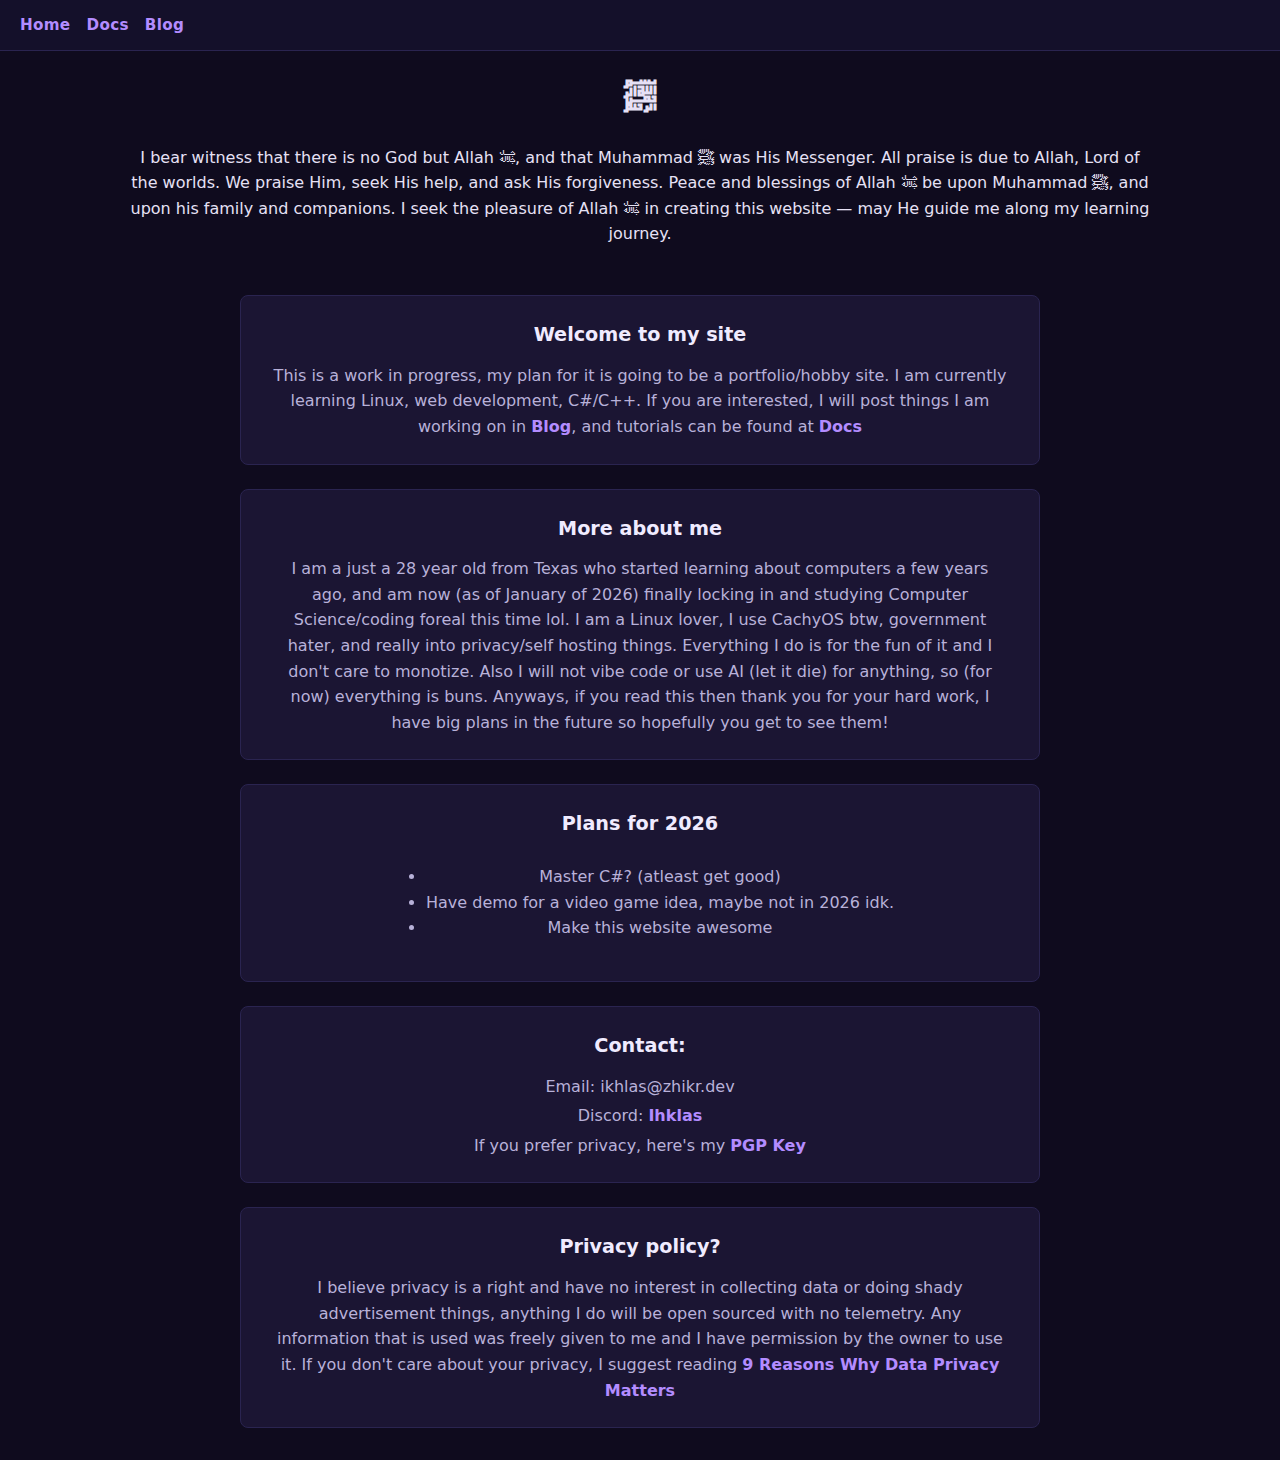
<file: index.html>
<!DOCTYPE html>
<!--Hi :)-->
<html>
<!--Test-->
<head>
<title>Ikhlas's website</title>
<link rel="stylesheet" href="./style.css">
<link rel="icon" href="/images/AllahuAkbar.ico" type="image/x-icon">
<meta name="viewport" content="width=device-width, initial-scale=1.0">

<meta name="twitter:card" content="summary_large_image"/>
<meta name="twitter:title" content="Ikhlas's Website" />
<meta name="twitter:description" content="A portfolio/hobby project" />
<meta name="twitter:image" content="https://zhikr.dev/images/AllahuAkbar.png" />

<meta property="og:type" content="website" />
<meta property="og:title" content="Ikhlas's Website" />
<meta property="og:description" content="Portfolio/hobby project" />
<meta property="og:image" content="https://zhikr.dev/images/AllahuAkbar.png" />
<meta property="og:url" content="https://zhikr.dev/"/>

<link rel="canonical" href="https://zhikr.dev/"/>
<meta name="description" content="This is a website I'm using to document my learning journey in coding/computer science, will ultimately serve as a portfolio/hobby project.">
</head>
<body>

<!--Navbar section-->
<div class="navbar">
    <div class="nav"><a href="/">Home</a></div>
    <div class="nav"><a href="/docs">Docs</a></div>
    <div class="nav"><a href="/blog">Blog</a></div>
</div>
<div class="center">
<div class="basmalla">
<h1>﷽</h1>
    <p>
        I bear witness that there is no God but Allah ﷻ, and that Muhammad ﷺ was His Messenger.
       All praise is due to Allah, Lord of the worlds. We praise Him, seek His help, and ask His forgiveness.
       Peace and blessings of Allah ﷻ be upon Muhammad ﷺ, and upon his family and companions.
       I seek the pleasure of Allah ﷻ in creating this website — may He guide me along my learning journey.
    </p>
    </div>
    </div>

    <!--Hero section-->
    <div class="hero">
        <div class="section">
            <h3 class="title">Welcome to my site</h3>
            <p class="text">
            This is a work in progress, my plan for it is going to be a portfolio/hobby site.
            I am currently learning Linux, web development, C#/C++.
            If you are interested, I will post things I am working on in <a href="/blog">Blog</a>, and tutorials can be found at <a href="/docs">Docs</a></p>
        </div>
        <div class="spacer"></div>

        <div class="section">
            <h3 class="title">More about me</h3>
            <p>
                I am a just a 28 year old from Texas who started learning about computers a few years ago, and am now (as of January of 2026) 
                finally locking in and studying Computer Science/coding foreal this time lol. I am a Linux lover, I use CachyOS btw, government hater, and
                really into privacy/self hosting things. Everything I do is for the fun of it and I don't care to monotize. Also I will not vibe code or use
                AI (let it die) for anything, so (for now) everything is buns. Anyways, if you read this then thank you for your hard work, I have big plans in the future so hopefully you get to see them!
            </p>
        </div>
        <div class="spacer"></div>

        <div class="section">
            <h3 class="title">Plans for 2026</h3>
            <ul>
                <li>Master C#? (atleast get good)</li>
                <li>Have demo for a video game idea, maybe not in 2026 idk.</li>
                <li>Make this website awesome</li>
            </ul>
        </div>
        <div class="spacer"></div>
        <div class="section">
            <h3 class="title">Contact:</h3>
            <p class="text">Email: ikhlas@zhikr.dev</p>
            <p>Discord: <a href="https://discord.com/users/1431639733707997204">Ihklas</a></p>
            <p>If you prefer privacy, here's my <a href="publickey.asc" download>PGP Key</a></p>
        </div>
        <div class="spacer"></div>
         <div class="section">
            <h3 class="title">Privacy policy?</h3>
            <p class="text">
                I believe privacy is a right and have no interest in collecting data or doing shady advertisement things,
                anything I do will be open sourced with no telemetry. Any information that is used was freely given to me
                and I have permission by the owner to use it. If you don't care about your privacy, I suggest reading 
                <a href="https://anonyome.com/resources/blog/9-reasons-why-data-privacy-matters/">9 Reasons Why Data Privacy Matters</a>
            </p>
        </div>
    </div>
    <!--Footer-->
</body>
</html>
</file>
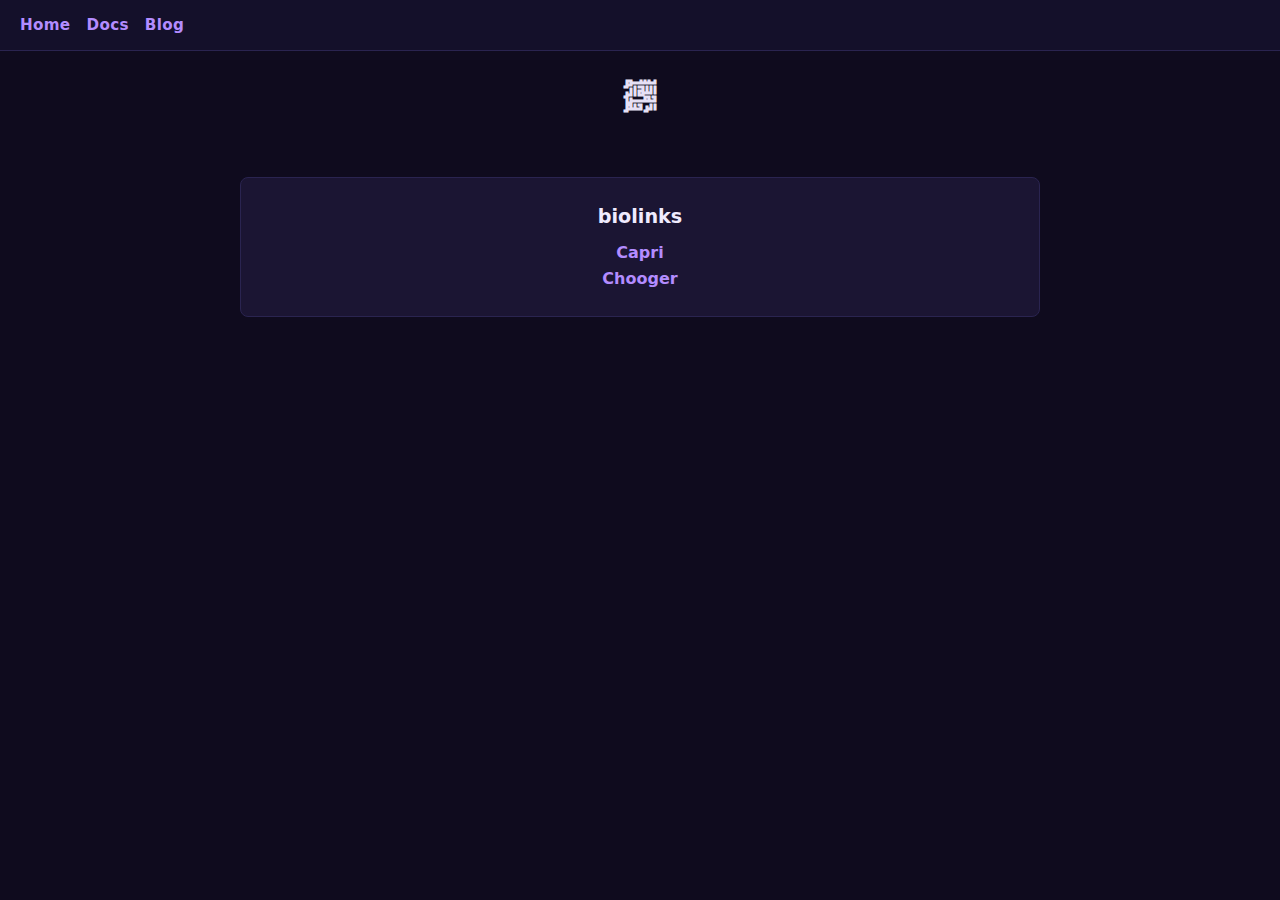
<file: biolinks/index.html>
<!DOCTYPE html>
<html>
<head>
<title>Ikhlas</title>
<link rel="stylesheet" href="./style.css">
<link></link>

<meta name="twitter:card" content="summary_large_image"/>
<meta name="twitter:title" content="Ikhlas's Website" />
<meta name="twitter:description" content="A portfolio/hobby project" />
<meta name="twitter:image" content="https://zhikr.dev/images/AllahuAkbar.png" />

</head>
<body>

<!--Navbar section-->
<div class="navbar">
    <div class="nav"><a href="/">Home</a></div>
    <div class="nav"><a href="/docs">Docs</a></div>
    <div class="nav"><a href="/blog">Blog</a></div>
</div>

<h1>﷽</h1>

    <!--Hero section-->
    <div class="hero">
        <div class="section">
            <h3 class="title">biolinks</h3>
            <a href="https://zhikr.dev/capri">Capri</a>
            <a href="https://zhikr.dev/chooger">Chooger</a>
        </div>
    </div>
    <!--Footer-->
</body>
</html>
</file>
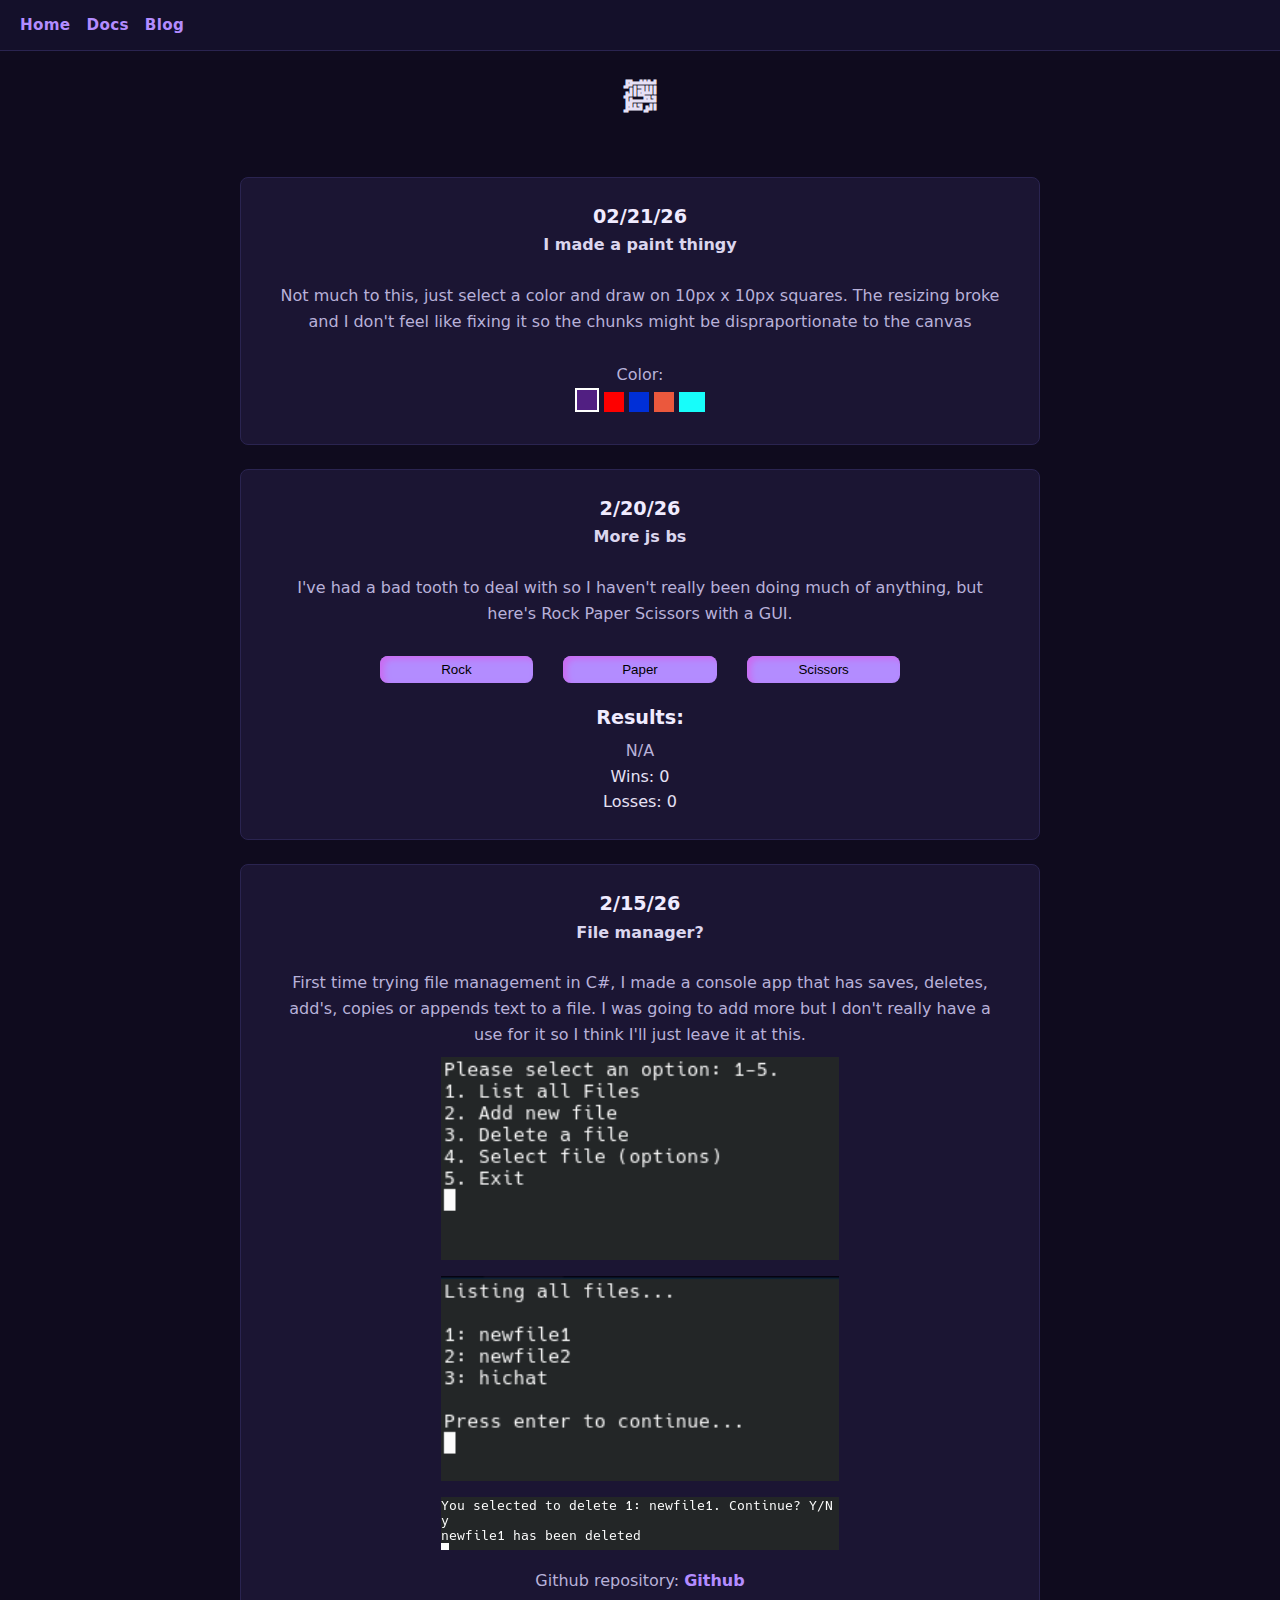
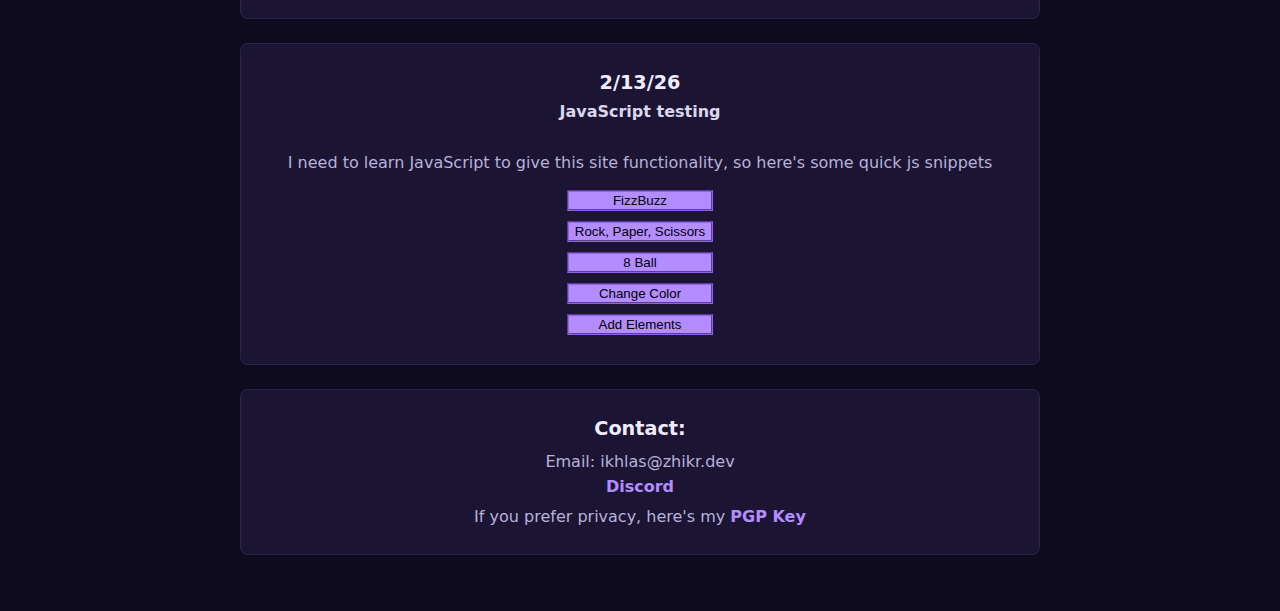
<file: blog/index.html>
<!DOCTYPE html>
<html>
<head>
<title>Ikhlas</title>
<link rel="stylesheet" href="./style.css">
<link rel="icon" href="/images/AllahuAkbar.ico" type="image/x-icon">
<meta name="viewport" content="width=device-width, initial-scale=1.0">

<meta name="twitter:card" content="summary_large_image"/>
<meta name="twitter:title" content="Ikhlas's Website" />
<meta name="twitter:description" content="A portfolio/hobby project" />
<meta name="twitter:image" content="https://zhikr.dev/images/AllahuAkbar.png" />

<meta property="og:type" content="website" />
<meta property="og:title" content="Ikhlas's Website" />
<meta property="og:description" content="Portfolio/hobby project" />
<meta property="og:image" content="https://zhikr.dev/images/AllahuAkbar.png" />
<meta property="og:url" content="https://zhikr.dev/"/>

<link rel="canonical" href="https://zhikr.dev/"/>
<meta name="description" content="This is a website I'm using to document my learning journey in coding/computer science, will ultimately serve as a portfolio/hobby project.">
</head>
<body>

<!--Navbar section-->
<div class="navbar">
    <div class="nav"><a href="/">Home</a></div>
    <div class="nav"><a href="/docs">Docs</a></div>
    <div class="nav"><a href="/blog">Blog</a></div>
</div>
<div class="center">
<h1>﷽</h1>
</div>

    <!--Hero section-->
    <div class="hero">

        <div class="section" id="paintId">
            <h3 class="title">02/21/26</h3>
            <h4>I made a paint thingy</h4>
            <p class="text">
                Not much to this, just select a color and draw on 10px x 10px squares.
                 The resizing broke and I don't feel like fixing it so the chunks might be dispraportionate to the canvas
            </p>
            <div class="spacer"></div>
             <div class="colorPicker">
             <p>Color:</p>
                <img class="color purple" src="./images/purple.png" data-color="purple" id="defaultColor">
                <img class="color red" src="./images/red.png" data-color="red">
                <img class="color blue" src="./images/blue.png" data-color="blue">
                <img class="color orange" src="./images/orange.png" data-color="orange">
                <img class="color aqua" src="./images/aqua.png" data-color="aqua">
                </div>
                 <div id="grid"></div>
            </div>

        <div class="spacer"></div>

         <div class="section">
            <h3 class="title">2/20/26
                <div id="titleDiv"></div>
            </h3>
            <h4>More js bs</h4>
            <p class="text">
                I've had a bad tooth to deal with so I haven't really been doing much of anything, but
                here's Rock Paper Scissors with a GUI.
            </p>
            <div class="rps">
            <div class="gui">
                
                <button id="rock" onclick="jsGui('rock')">Rock</button>
            </div>
             <div class="gui">
                <button id="paper" onclick="jsGui('paper')">Paper</button>
            </div>
             <div class="gui">
                <button id="scissors" onclick="jsGui('scissors')">Scissors</button>
            </div>
            </div>

            <div class="results">
                <h3 id="rpsResults">Results:</h3>
                <div id="results">
                 <p>N/A</p>
                </div>
                <div id="wins">
                    Wins: 0
                </div>
                <div id="losses">
                    Losses: 0
                </div>
            </div>
            </div>
            
            <div class="spacer"></div>

            <div class="section">
            <h3 class="title">2/15/26
                <div id="titleDiv"></div>
            </h3>
            <h4>File manager?</h4>
            <p class="text">
                First time trying file management in C#, I made a console app that has saves, deletes, add's, copies
                or appends text to a file. I was going to add more but I don't really have a use for it so I think I'll
                just leave it at this.
            </p>
            <div class="images">
                <img src="/images/FileApp1.png">
                <img src="/images/FileApp2.png">
                <img src="/images/FileApp3.png">
            </div>

            <div class="spacer"></div>
            
            <p class="text">
                Github repository: <a href="https://github.com/IkhlasUwU/FileEditor">Github</a>
            </p>
        </div>

        <div class="spacer"></div>

         <div class="section">
            <h3 class="title">2/13/26
                <div id="titleDiv"></div>
            </h3>
            <h4>JavaScript testing</h4>
            <p class="text">
                I need to learn JavaScript to give this site functionality, so here's some quick js snippets
            </p>
            <div class="buttons">
                <button onclick="fizzBuzz()">FizzBuzz</button>
                <button onclick="rps()">Rock, Paper, Scissors</button>
                <button onclick="ball8()">8 Ball</button>
                <button id="changeButton" onclick="change()">Change Color</button>
                <button id="addBtnHere" onclick="add()">Add Elements</button>
            </div>
        </div>

        <div class="spacer"></div>

        <div class="section">
            <h3 class="title">Contact:</h3>
            <p class="text">Email: ikhlas@zhikr.dev</p>
            <a href="https://discord.com/users/1431639733707997204">Discord</a>
            <p>If you prefer privacy, here's my <a href="/publickey.asc" download>PGP Key</a></p>
        </div>

        <div class="spacer"></div>
    </div>
    <!--Footer-->
    <script src="./scripty.js"></script>
    <script src="./paint.js"></script>
</body>
</html>
</file>
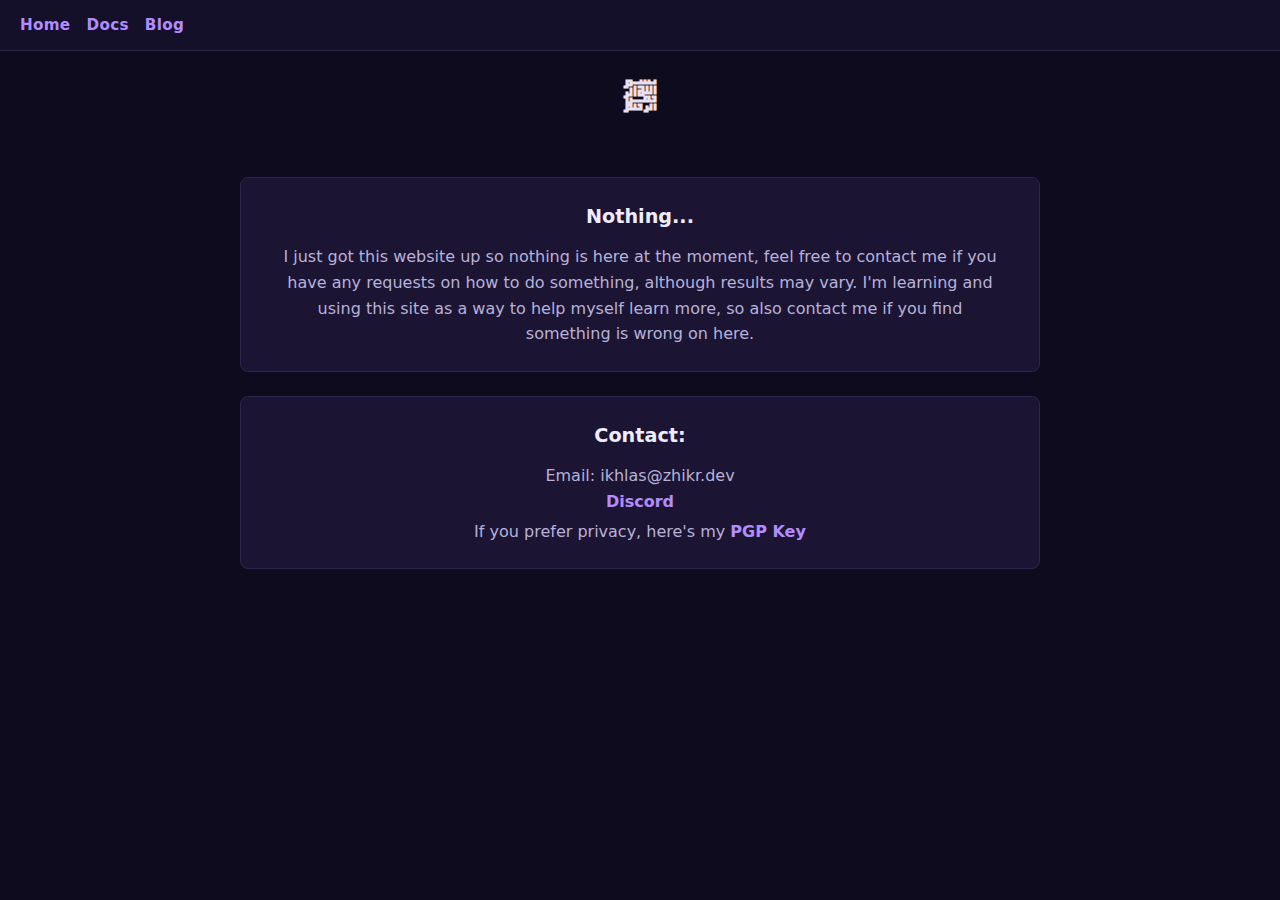
<file: docs/index.html>
<!DOCTYPE html>
<html>
<head>
<title>Ikhlas</title>
<link rel="stylesheet" href="./style.css">
<link rel="icon" href="/images/AllahuAkbar.ico" type="image/x-icon">
<meta name="viewport" content="width=device-width, initial-scale=1.0">

<meta name="twitter:card" content="summary_large_image"/>
<meta name="twitter:title" content="Ikhlas's Website" />
<meta name="twitter:description" content="A portfolio/hobby project" />
<meta name="twitter:image" content="https://zhikr.dev/images/AllahuAkbar.png" />

<meta property="og:type" content="website" />
<meta property="og:title" content="Ikhlas's Website" />
<meta property="og:description" content="Portfolio/hobby project" />
<meta property="og:image" content="https://zhikr.dev/images/AllahuAkbar.png" />
<meta property="og:url" content="https://zhikr.dev/"/>

<link rel="canonical" href="https://zhikr.dev/"/>
<meta name="description" content="This is a website I'm using to document my learning journey in coding/computer science, will ultimately serve as a portfolio/hobby project.">
</head>
<body>

<!--Navbar section-->
<div class="navbar">
    <div class="nav"><a href="/">Home</a></div>
    <div class="nav"><a href="/docs">Docs</a></div>
    <div class="nav"><a href="/blog">Blog</a></div>
</div>
<div class="center">
<h1>﷽</h1>
</div>

    <!--Hero section-->
    <div class="hero">
         <div class="section">
            <h3 class="title">Nothing...</h3>
            <p class="text">
                I just got this website up so nothing is here at the moment, feel
                free to contact me if you have any requests on how to do something,
                although results may vary. I'm learning and using this site as a way to
                help myself learn more, so also contact me if you find something is wrong on here.
            </p>
        </div>

        <div class="spacer"></div>
        <div class="section">
            <h3 class="title">Contact:</h3>
            <p class="text">Email: ikhlas@zhikr.dev</p>
            <a href="https://discord.com/users/1431639733707997204">Discord</a>
            <p>If you prefer privacy, here's my <a href="/publickey.asc" download>PGP Key</a></p>
        </div>
        <div class="spacer"></div>
    </div>
    <!--Footer-->
</body>
</html>
</file>
<file: style.css>
* {
    box-sizing: border-box;
} .basmalla {
    text-align: center;
    width: 80vw;
}
    .center {
    display: flex;
    flex-direction: column;
    align-items: center;
}

body {
    margin: 0;
    background-color: #0f0b1e;
    color: #e6e1f5;
    font-family: system-ui, -apple-system, BlinkMacSystemFont,
                 "Segoe UI", Roboto, Ubuntu, Cantarell, sans-serif;
    line-height: 1.6;
}
 ul li {
    color: #b8b1d9;
 }

a {
    color: #b38cff;
    font-weight: 600;
    text-decoration: none;
}

a:hover {
    color: #d1b3ff;
    text-decoration: underline;
}

a:active {
    color: #a97bff;
}

.navbar {
    display: flex;
    gap: 1rem;
    padding: 0.75rem 1.25rem;
    background-color: #14102a;
    border-bottom: 1px solid #2a2450;
}

.nav a {
    font-size: 0.95rem;
    letter-spacing: 0.3px;
}

.hero {
    display: flex;
    flex-direction: column;
    align-items: center;
    padding: 2rem 1rem;
}

.section {
    display: flex;
    flex-direction: column;
    align-items: center;
    text-align: center;
    width: min(75vw, 800px);
    background-color: #1b1533;
    padding: 1.5rem 2rem;
    border-radius: 8px;
    border: 1px solid #2a2450;
}

.section h3 {
    margin-top: 0;
    margin-bottom: 0.5rem;
    color: #f0ebff;
    font-size: 1.2rem;
}

.section p {
    margin: 0.25rem 0 0;
    color: #b8b1d9;
    font-size: 1rem;
}

.spacer {
    height: 1.5rem;
}

.pgp {
    position: relative;
    top: 10px;
}
</file>
<file: biolinks/style.css>
* {
    box-sizing: border-box;
    text-align: center;
} 
body {
    margin: 0;
    background-color: #0f0b1e;
    color: #e6e1f5;
    font-family: system-ui, -apple-system, BlinkMacSystemFont,
                 "Segoe UI", Roboto, Ubuntu, Cantarell, sans-serif;
    line-height: 1.6;
}

a {
    color: #b38cff;
    font-weight: 600;
    text-decoration: none;
}

a:hover {
    color: #d1b3ff;
    text-decoration: underline;
}

a:active {
    color: #a97bff;
}

.navbar {
    display: flex;
    gap: 1rem;
    padding: 0.75rem 1.25rem;
    background-color: #14102a;
    border-bottom: 1px solid #2a2450;
}

.nav a {
    font-size: 0.95rem;
    letter-spacing: 0.3px;
}

.hero {
    display: flex;
    flex-direction: column;
    align-items: center;
    padding: 2rem 1rem;
}

.section {
    display: flex;
    flex-direction: column;
    align-items: center;
    width: min(75vw, 800px);
    background-color: #1b1533;
    padding: 1.5rem 2rem;
    border-radius: 8px;
    border: 1px solid #2a2450;
}

.section h3 {
    margin-top: 0;
    margin-bottom: 0.5rem;
    color: #f0ebff;
    font-size: 1.2rem;
}

.section p {
    margin: 0.25rem 0 0;
    color: #b8b1d9;
    font-size: 1rem;
}

.spacer {
    height: 1.5rem;
}

.foot {
    text-align: center;
    width: 80vw;
}
</file>
<file: blog/style.css>
* {
    box-sizing: border-box;
    text-align: center;
} .center {
    text-align: center;
}

body {
    margin: 0;
    background-color: #0f0b1e;
    color: #e6e1f5;
    font-family: system-ui, -apple-system, BlinkMacSystemFont,
                 "Segoe UI", Roboto, Ubuntu, Cantarell, sans-serif;
    line-height: 1.6;
}

a {
    color: #b38cff;
    font-weight: 600;
    text-decoration: none;
}

a:hover {
    color: #d1b3ff;
    text-decoration: underline;
}

a:active {
    color: #a97bff;
}

.navbar {
    display: flex;
    gap: 1rem;
    padding: 0.75rem 1.25rem;
    background-color: #14102a;
    border-bottom: 1px groove #2a2450;
}

.nav a {
    font-size: 0.95rem;
    letter-spacing: 0.3px;
}

.hero {
    display: flex;
    flex-direction: column;
    align-items: center;
    padding: 2rem 1rem;
}

.section {
    display: flex;
    flex-direction: column;
    align-items: center;
    width: min(75vw, 800px);
    background-color: #1b1533;
    padding: 1.5rem 2rem;
    border-radius: 8px;
    border: 1px solid #2a2450;
}

.section h3 {
    margin-top: 0;
    margin-bottom: 0;
    color: #f0ebff;
    font-size: 1.2rem;
} .section h4 {
    color: #dbd6ee;
     margin-top: 0;
}

.section p {
    margin: 0.25rem 0 0;
    color: #b8b1d9;
    font-size: 1rem;
}


/*Post*/

.gui {
    margin-top: 30px;
  display: flex;
} .rps {
    display: flex;
    flex-direction: row;
    gap: 30px;
} .gui button {
    background-color: #b38cff;
    border: none;
    cursor: pointer;
    width: 12vw;
    height: 3vh;
    box-shadow: 4px 3px 6px #cb6bf1 inset;
    border-radius: 8px;
} .gui button:hover {
    background-color: #cb6bf1;
    box-shadow: 4px 3px 6px #b38cff;
}

#imgError {
    margin-top: 25px;
    background-color: rgb(24, 21, 21);
}

#imgErrorImg {
    max-width: 400px;
    height: auto;
    gap: 10px;
}

#rpsResults {
    margin-top: 20px
}

.spacer {
    height: 1.5rem;
}

.buttons {
    margin-top: 10px;
    display: flex;
    flex-direction: column;
} .buttons button {
    margin: 5px;
    background-color: #b38cff;
    border: 2px groove;
    border-color: #8f62e9;
    cursor: pointer;
}

#addBtnHere {
    display: flex;
    flex-direction: column;
}

.images {
    display: flex;
    flex-direction: column;
    gap: 1rem;
    position: relative;
    top: 10px;
} .images img {
    max-width: 100%;
    height: auto;
    width: auto
}
</file>
<file: docs/style.css>
* {
    box-sizing: border-box;
    text-align: center;
} .center {
    text-align: center;
}

body {
    margin: 0;
    background-color: #0f0b1e;
    color: #e6e1f5;
    font-family: system-ui, -apple-system, BlinkMacSystemFont,
                 "Segoe UI", Roboto, Ubuntu, Cantarell, sans-serif;
    line-height: 1.6;
}

a {
    color: #b38cff;
    font-weight: 600;
    text-decoration: none;
}

a:hover {
    color: #d1b3ff;
    text-decoration: underline;
}

a:active {
    color: #a97bff;
}

.navbar {
    display: flex;
    gap: 1rem;
    padding: 0.75rem 1.25rem;
    background-color: #14102a;
    border-bottom: 1px solid #2a2450;
}

.nav a {
    font-size: 0.95rem;
    letter-spacing: 0.3px;
}

.hero {
    display: flex;
    flex-direction: column;
    align-items: center;
    padding: 2rem 1rem;
}

.section {
    display: flex;
    flex-direction: column;
    align-items: center;
    width: min(75vw, 800px);
    background-color: #1b1533;
    padding: 1.5rem 2rem;
    border-radius: 8px;
    border: 1px solid #2a2450;
}

.section h3 {
    margin-top: 0;
    margin-bottom: 0.5rem;
    color: #f0ebff;
    font-size: 1.2rem;
}

.section p {
    margin: 0.25rem 0 0;
    color: #b8b1d9;
    font-size: 1rem;
}

.spacer {
    height: 1.5rem;
}
</file>
